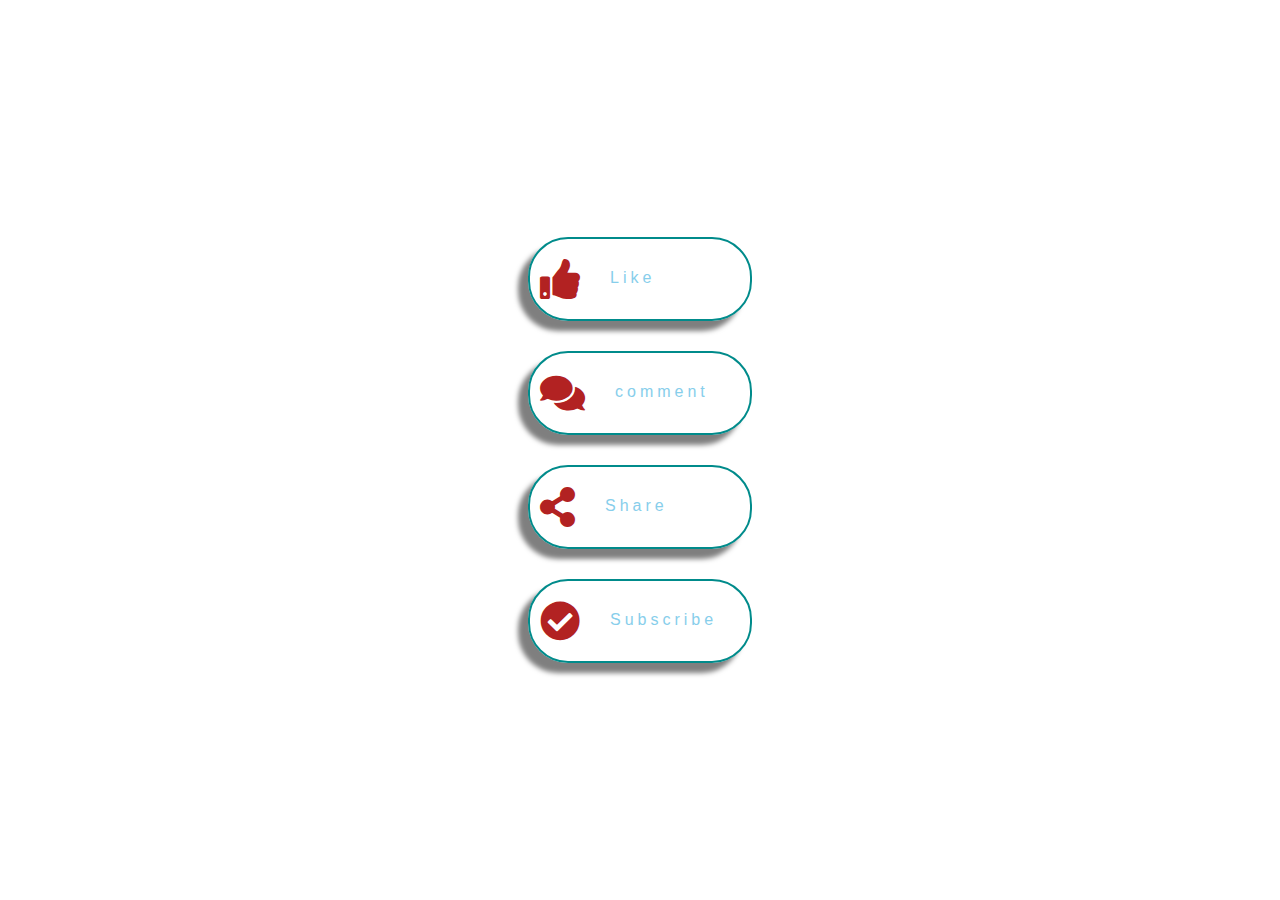
<file: 3d button/index.html>
<!DOCTYPE html>
<html lang="en">
<head>
<meta charset="UTF-8">
<meta http-equiv="X-UA-Compatible" content="IE=edge">
<meta name="viewport" content="width=device-width, initial-scale=1.0">
<link rel="stylesheet" href="style.css">
<link rel="stylesheet" href="https://cdnjs.cloudflare.com/ajax/libs/font-awesome/5.15.3/css/all.min.css">
<title>3d button </title>
</head>
<body>
    
<ul>
<li>
<a href="#"><i class="fas fa-thumbs-up"></i>
<span>Like</span>
</a>
</li>

<li>
<a href="#"><i class="fas fa-comments"></i>
<span>comment</span>
</a>
</li>

<li>
<a href="#"><i class="fas fa-share-alt"></i>
<span>Share</span>
</a>
</li>

<li>
<a href="#"><i class="fas fa-check-circle"></i>
<span>Subscribe</span>
</a>
</li>
</ul>
 
    
</body>
</html>
</file>
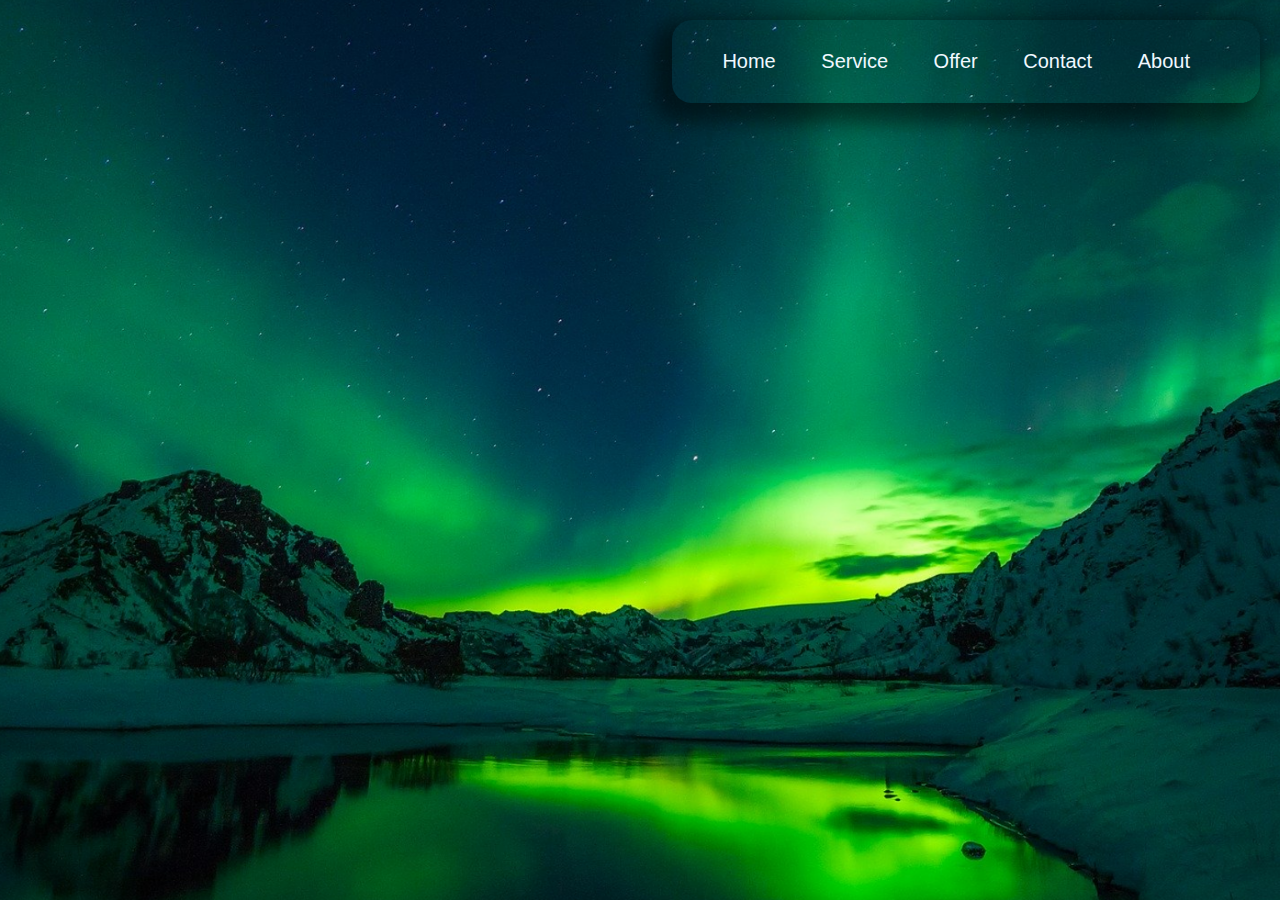
<file: 3d hover/index.html>
<!DOCTYPE html>
<html lang="en">
<head>
    <meta charset="UTF-8">
    <meta http-equiv="X-UA-Compatible" content="IE=edge">
    <meta name="viewport" content="width=device-width, initial-scale=1.0">
    <link rel="stylesheet" href="style.css">
    <link rel="stylesheet" href="https://cdnjs.cloudflare.com/ajax/libs/font-awesome/5.15.3/css/all.min.css">
    <title>Document</title>
</head>
<body>
    <ul>
        <li class="u">
            <a  href="http://">Home</a><span></span>
            <a href="http://">Service</a><span></span>
            <a href="http://">Offer</a><span></span>
            <a href="http://">Contact</a><span></span>
            <a href="http://">About</a><span></span>
        </li>
        </li>
        </li>
        </li>
        </li>
    </ul>
    
</body>
</html>
</file>
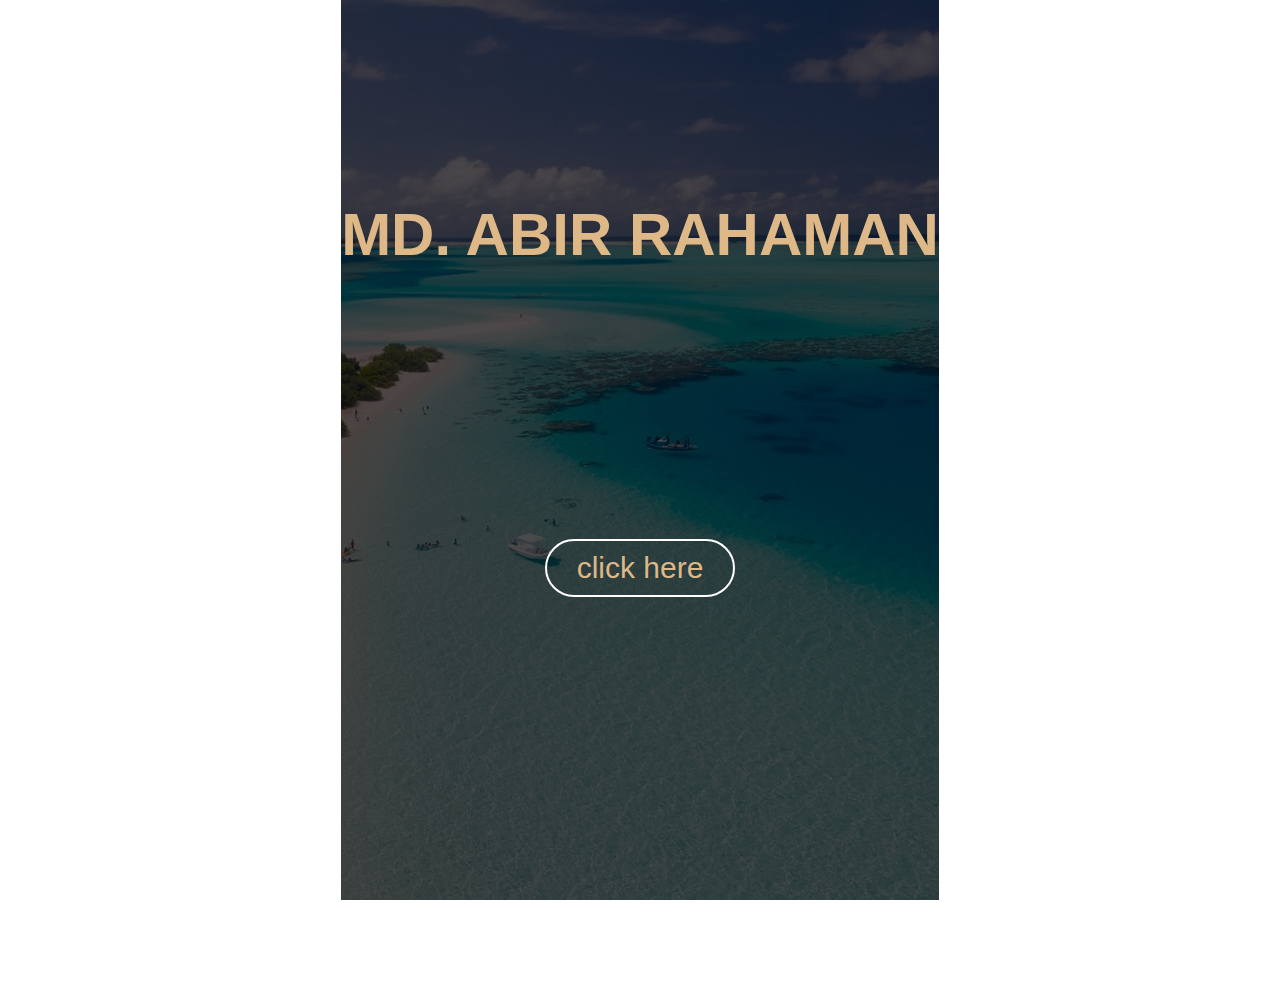
<file: animated (H1)/index.html>
<!DOCTYPE html>
<html lang="en">
<head>
    <meta charset="UTF-8">
    <meta http-equiv="X-UA-Compatible" content="IE=edge">
    <meta name="viewport" content="width=device-width, initial-scale=1.0">
    <link rel="stylesheet" href="style.css">
    <title>animation-1</title>
</head>
<body>
    <div class="a1">
        <h1> MD. ABIR RAHAMAN</h1>
        <a href="http://" class="BTN">click here</a>
    </div>
</body>
</html>
</file>
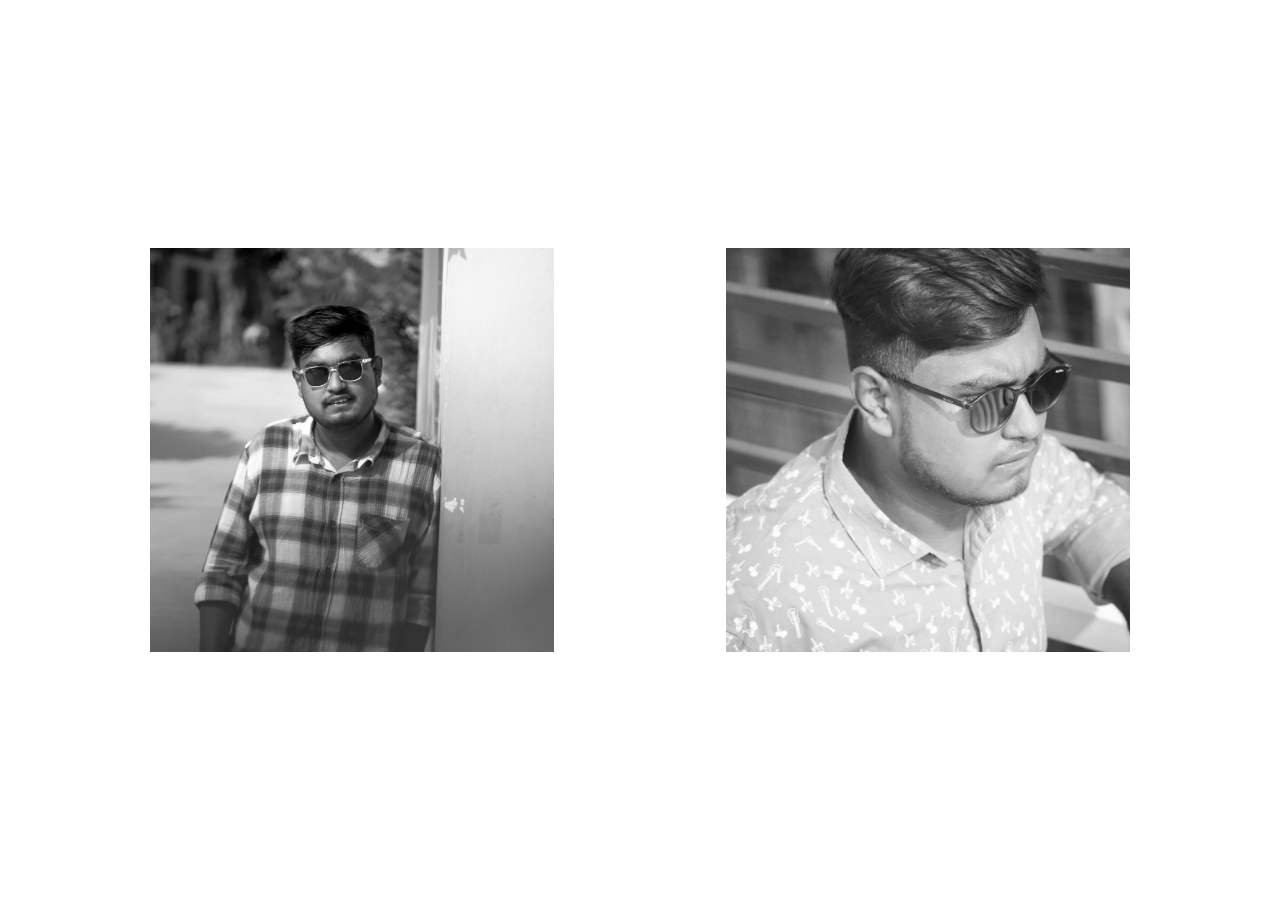
<file: black & white/index.html>
<!DOCTYPE html>
<html lang="en">
<head>
    <meta charset="UTF-8">
    <meta http-equiv="X-UA-Compatible" content="IE=edge">
    <meta name="viewport" content="width=device-width, initial-scale=1.0">
    <link rel="stylesheet" href="style.css">
    <title>Document</title>
</head>
<body>

   <div class="r">
    <img src="img/abir 1.jpg" alt="">
    <img src="img/abir 2.jpg" alt="">
</div>
</body>
</html>
</file>
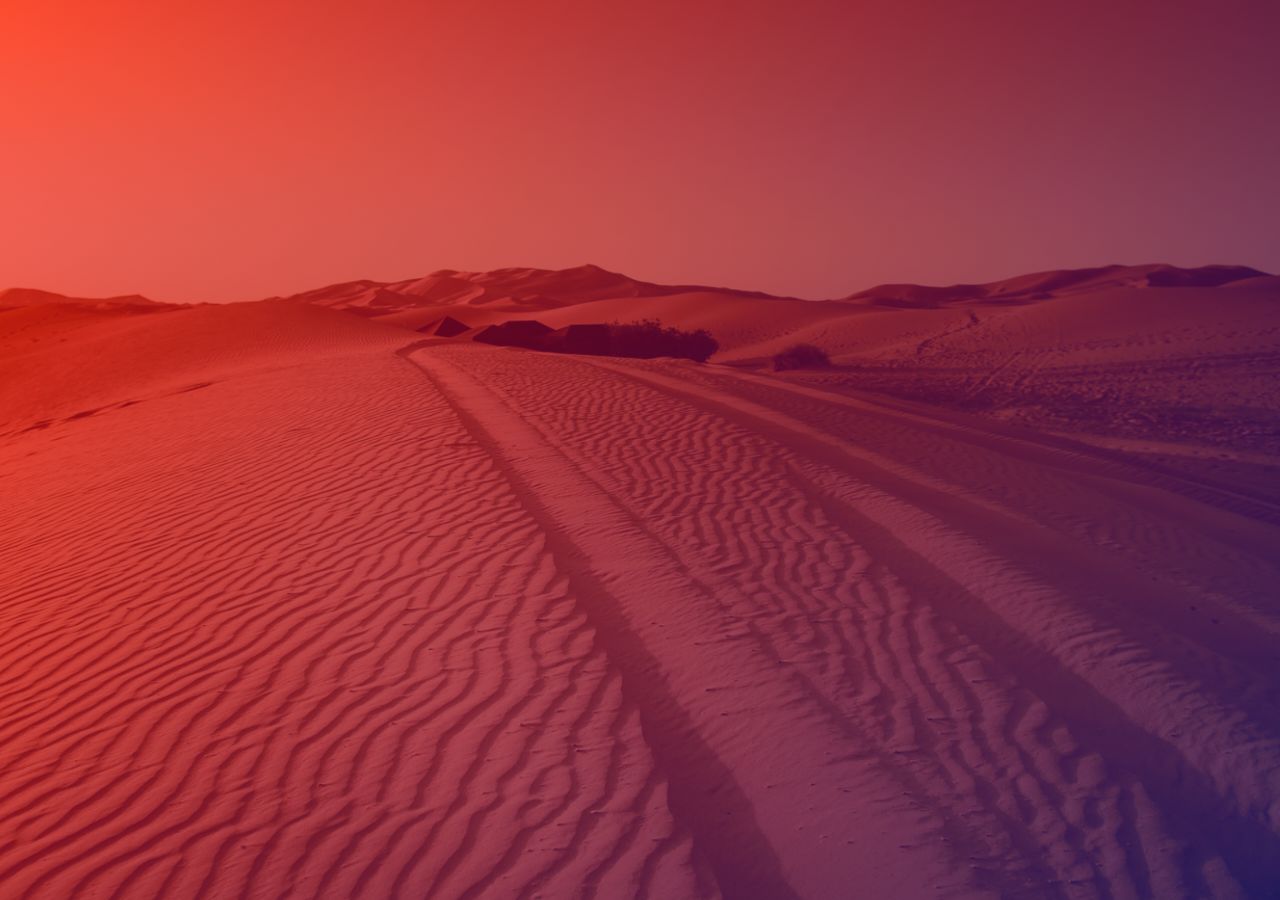
<file: color gradient/index.html>
<!DOCTYPE html>
<html lang="en">
<head>
    <meta charset="UTF-8">
    <meta http-equiv="X-UA-Compatible" content="IE=edge">
    <meta name="viewport" content="width=device-width, initial-scale=1.0">
    <link rel="stylesheet" href="style.css">

    <title>color gradient</title>
</head>
<body>
    <div class="a1">
        <div class="a2">
            
        </div>
    </div>
</body>
</html>
</file>
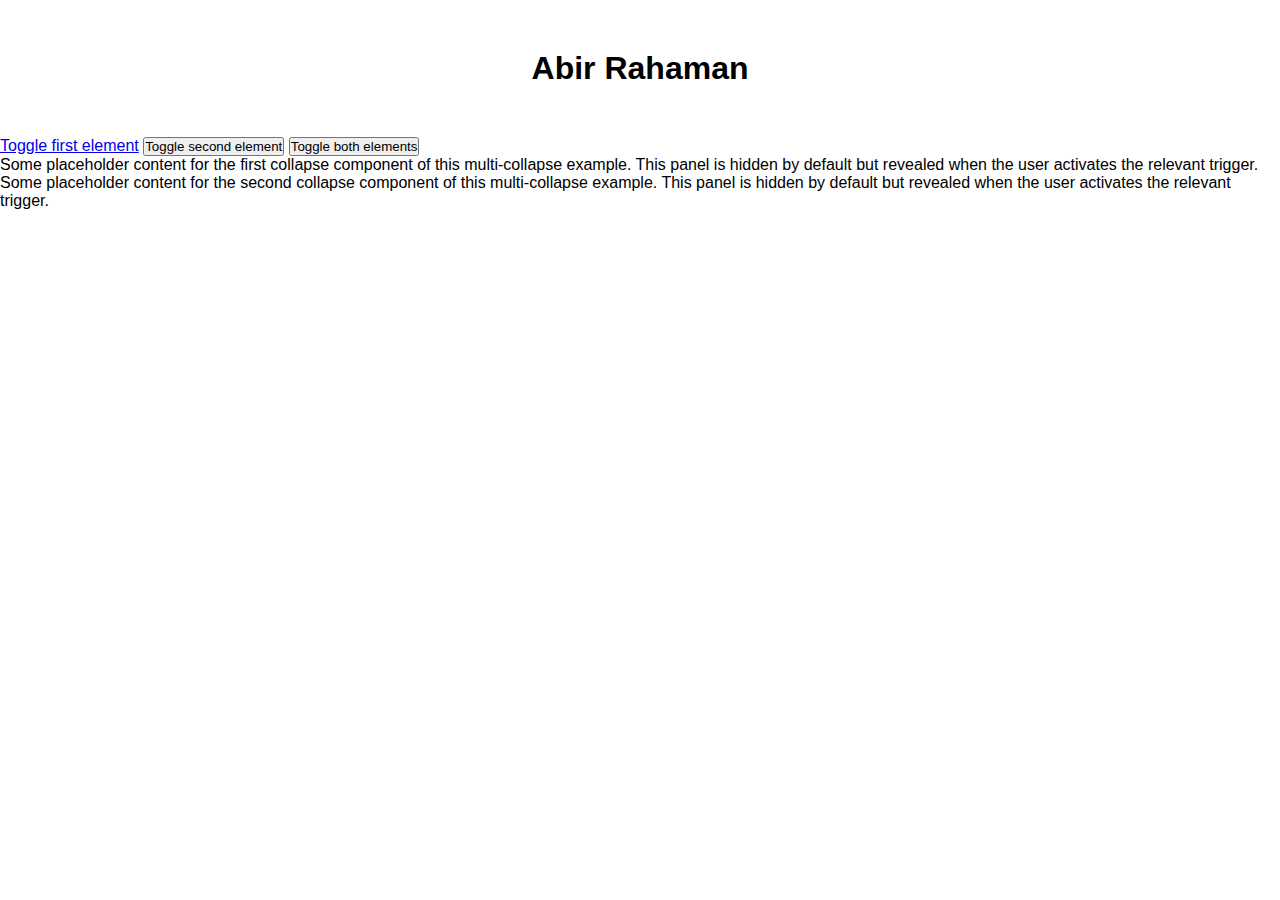
<file: css gird/index.html>
<!DOCTYPE html>
<html lang="en">
<head>
    <meta charset="UTF-8">
    <meta http-equiv="X-UA-Compatible" content="IE=edge">
    <meta name="viewport" content="width=device-width, initial-scale=1.0">
    <link rel="stylesheet" href="style.css">
   <link href="https://cdn.jsdelivr.net/npm/bootstrap@5.0.0/dist/css/bootstrap.min.css" rel="stylesheet" integrity="sha384-wEmeIV1mKuiNpC+IOBjI7aAzPcEZeedi5yW5f2yOq55WWLwNGmvvx4Um1vskeMj0" crossorigin="anonymous">
   <script src="https://cdn.jsdelivr.net/npm/bootstrap@5.0.0/dist/js/bootstrap.bundle.min.js" integrity="sha384-p34f1UUtsS3wqzfto5wAAmdvj+osOnFyQFpp4Ua3gs/ZVWx6oOypYoCJhGGScy+8" crossorigin="anonymous"></script>
    <title>Document</title>
</head>
<body>
    <h1>Abir Rahaman</h1>
<div class="container">
    <div class="row">
        <div class="cll-6">
            <p>
                <a class="btn btn-primary" data-bs-toggle="collapse" href="#multiCollapseExample1" role="button" aria-expanded="false" aria-controls="multiCollapseExample1">Toggle first element</a>
                <button class="btn btn-primary" type="button" data-bs-toggle="collapse" data-bs-target="#multiCollapseExample2" aria-expanded="false" aria-controls="multiCollapseExample2">Toggle second element</button>
                <button class="btn btn-primary" type="button" data-bs-toggle="collapse" data-bs-target=".multi-collapse" aria-expanded="false" aria-controls="multiCollapseExample1 multiCollapseExample2">Toggle both elements</button>
              </p>
              <div class="row">
                <div class="col">
                  <div class="collapse multi-collapse" id="multiCollapseExample1">
                    <div class="card card-body">
                      Some placeholder content for the first collapse component of this multi-collapse example. This panel is hidden by default but revealed when the user activates the relevant trigger.
                    </div>
                  </div>
                </div>
                <div class="col">
                  <div class="collapse multi-collapse" id="multiCollapseExample2">
                    <div class="card card-body">
                      Some placeholder content for the second collapse component of this multi-collapse example. This panel is hidden by default but revealed when the user activates the relevant trigger.
                    </div>
                  </div>
                </div>
              </div>
        </div>
        <div class="cll-6"></div>
    </div>


</div>
</body>
</html>
</file>
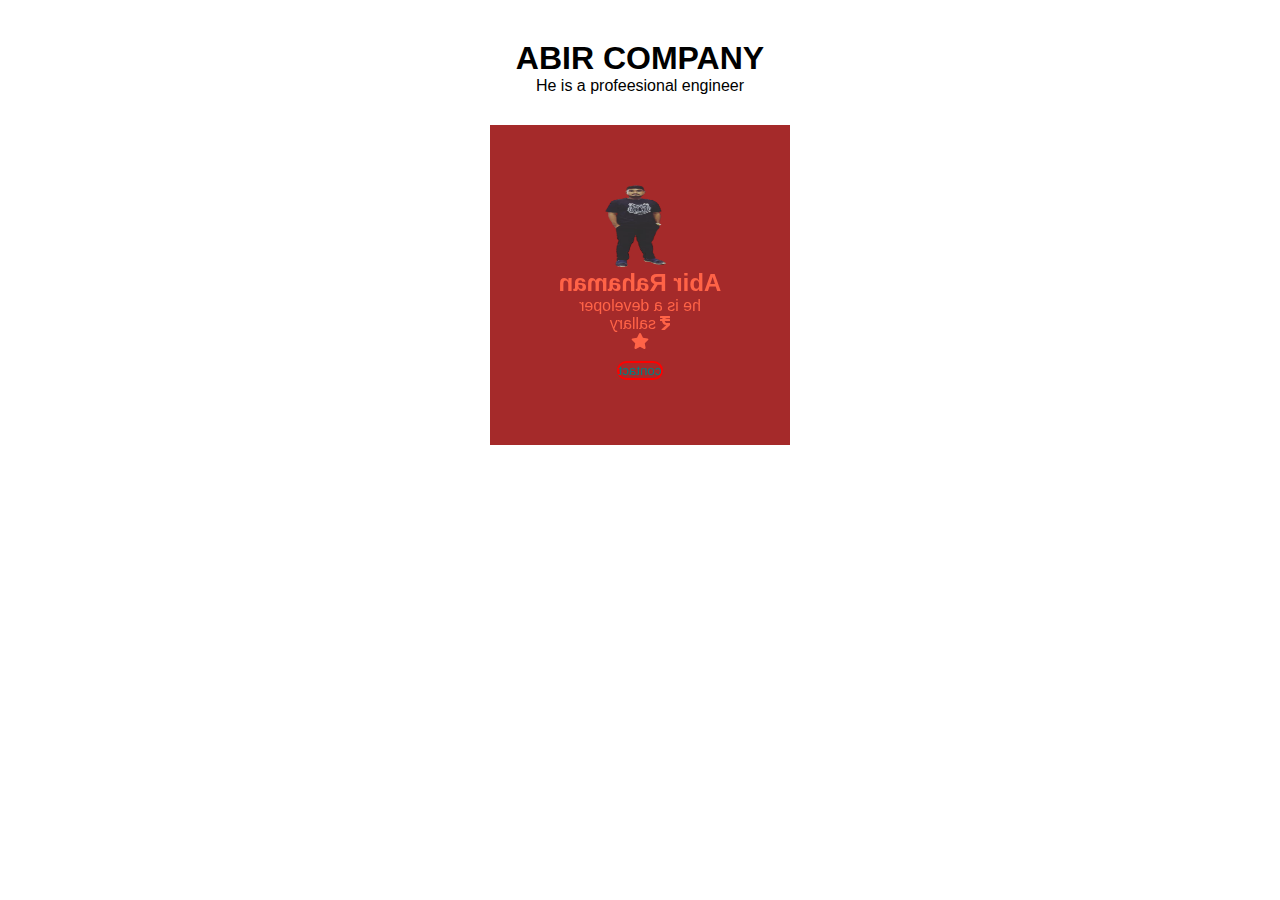
<file: flip animation/index.html>
<!DOCTYPE html>
<html lang="en">
<head>
<meta charset="UTF-8">
<meta http-equiv="X-UA-Compatible" content="IE=edge">
<meta name="viewport" content="width=device-width, initial-scale=1.0">
<link rel="stylesheet" href="style.css">
<link rel="stylesheet" href="https://cdnjs.cloudflare.com/ajax/libs/font-awesome/5.15.3/css/all.min.css">
<title>animate</title>
</head>
<body>
<div class="t">
<h1>ABIR COMPANY</h1>
<P>He is a profeesional engineer</P>


</div>
<div class="flip">
<div class="inner">
<div class="front">
<img src="img/abir.jpg" alt="">
</div>
<div class="back">
<div class="header">
<img src="img/abir-removebg-preview.png" alt="">
</div>
<div class="foot">
<h2>Abir Rahaman</h2>
<p>he is a developer</p>
<p><i class="fas fa-rupee-sign"></i> sallary</p>
<i class="fas fa-star"></i>
</div>
<button type="button">contact</button>
</div>
</div>
</div>
    
</body>
</html>
</file>
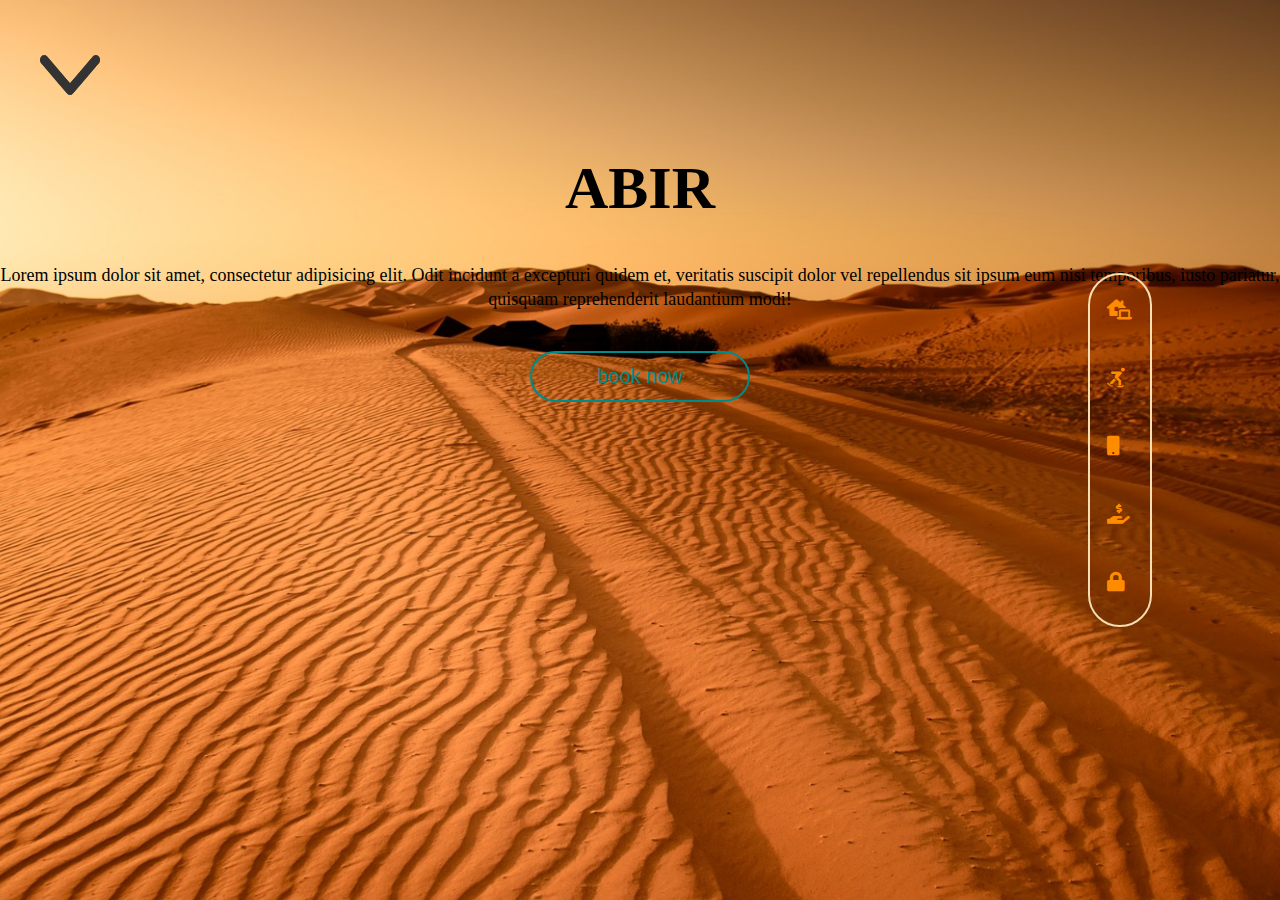
<file: hover content/index.html>
<!DOCTYPE html>
<html lang="en">
<head>
    <meta charset="UTF-8">
    <meta http-equiv="X-UA-Compatible" content="IE=edge">
    <meta name="viewport" content="width=device-width, initial-scale=1.0">
    <link rel="stylesheet" href="style.css">
   <link rel="stylesheet" href="https://cdnjs.cloudflare.com/ajax/libs/font-awesome/5.15.3/css/all.min.css">
</head>
<body>
    <div class="hero">
        <img src="img/arrow.png" alt="">
        <div class="h">
        <h1>ABIR</h1>
        <P>Lorem ipsum dolor sit amet, consectetur adipisicing elit. Odit incidunt a excepturi quidem et, veritatis suscipit dolor vel repellendus sit ipsum eum nisi temporibus, iusto pariatur, quisquam reprehenderit laudantium modi!</P>

        <button type="button">book now</button>
    </div>
    <div class="side">
       
        <div class="icon">
            <div class="text">
                our services

            </div>
            <div class="iccon">
                <i class="fas fa-laptop-house"></i>

            </div>
        </div>
        <div class="icon">
            <div class="text">
                book your one

            </div>
            <div class="iccon">
                <i class="fas fa-skating"></i>

            </div>
        </div>
        <div class="icon">
            <div class="text">
               online booking

            </div>
            <div class="iccon">
                <i class="fas fa-mobile"></i>

            </div>
        </div>
        <div class="icon">
            <div class="text">
                payment method

            </div>
            <div class="iccon">
                <i class="fas fa-hand-holding-usd"></i>

            </div>
        </div>
        <div class="icon">
            <div class="text">
               privacy sector

            </div>
            <div class="iccon">
                <i class="fas fa-lock"></i>

            </div>
        </div>
    </div>
        


    </div>

    </div>
    
        
    
</body>
</html>
</file>
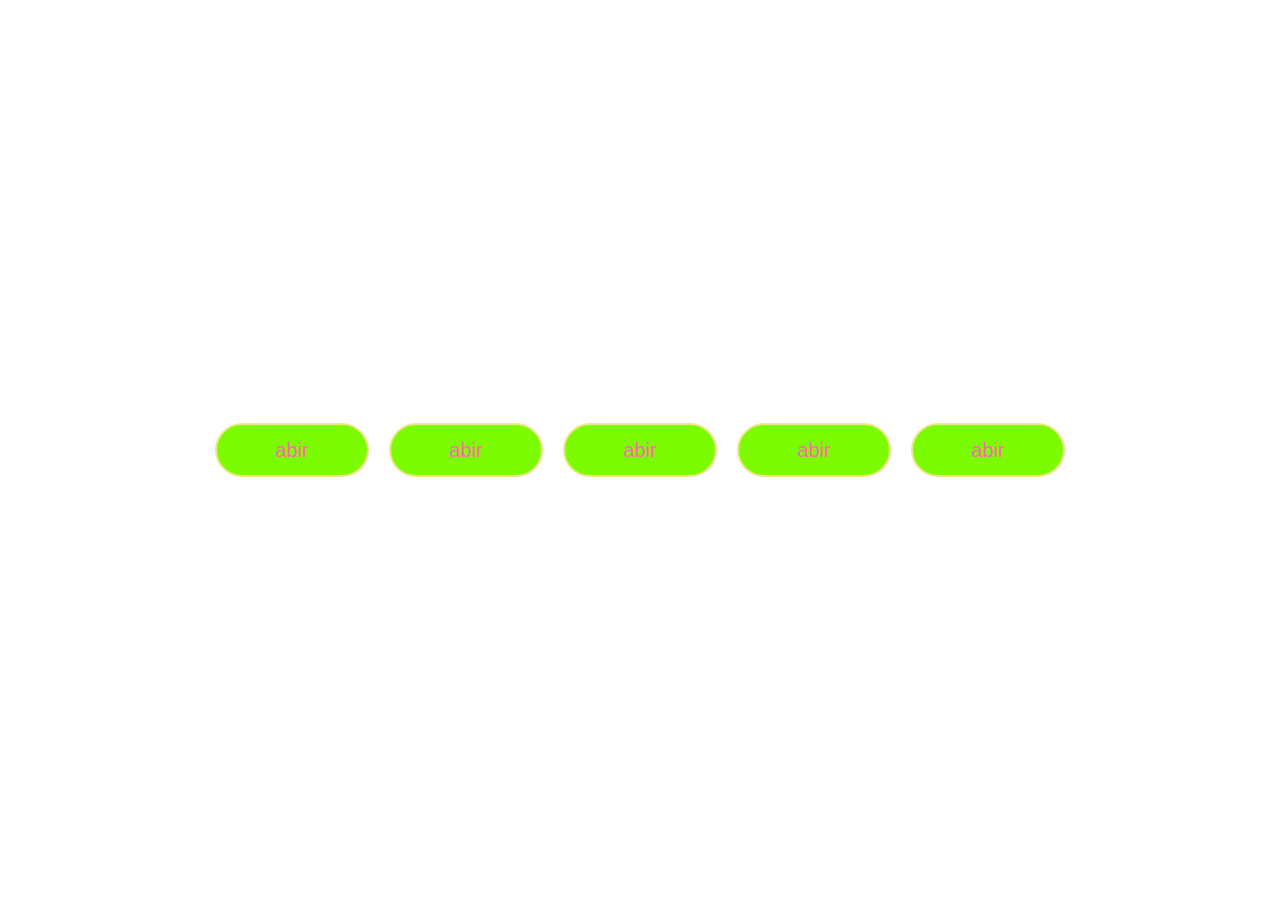
<file: hover effect!/index.html>
<!DOCTYPE html>

   
    <link rel="stylesheet" href="style.css">
    <title>hover</title>
</head>
<body>
    <div class="wrapper">
        <a  href="http://">abir <span class="a"></span></a>
        <a  href="http://">abir <span class="b"></span></a>
        <a  href="http://">abir <span class="c"></span></a>
        <a  href="http://">abir <span class="d"></span></a>
        <a  href="http://">abir <span class="e"></span></a>

    </div>
</body>
</html>
</file>
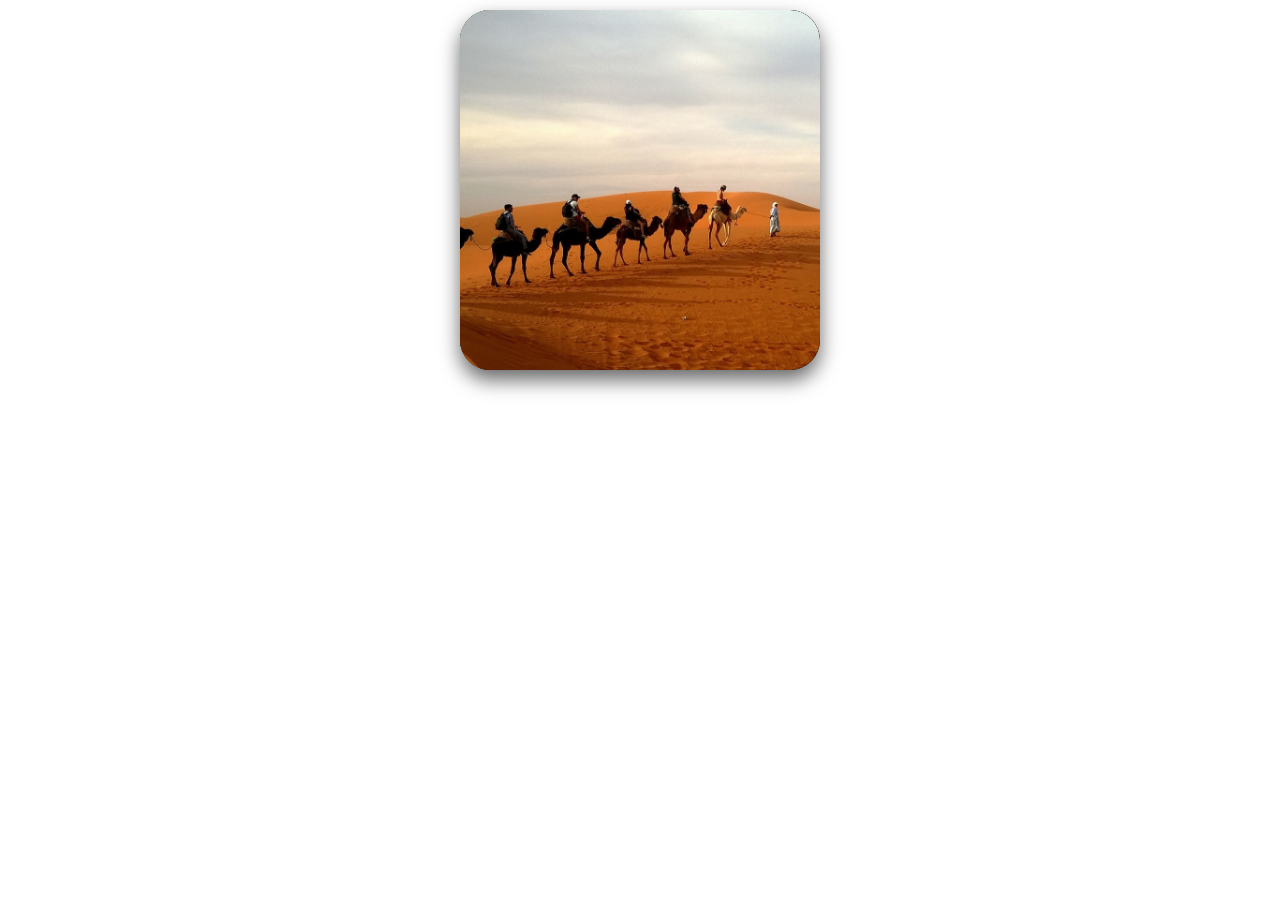
<file: part hover/index.html>
<!DOCTYPE html>
<html lang="en">
<head>
    <meta charset="UTF-8">
    <meta http-equiv="X-UA-Compatible" content="IE=edge">
    <meta name="viewport" content="width=device-width, initial-scale=1.0">
    <link rel="stylesheet" href="style.css">
    <title>Document</title>
</head>
<body>
    <div class="card">
        <span></span><span></span><span></span><span></span>
        <div class="c">
            <h2>Abir </h2>
        </div>
    </div>
    
</body>
</html>
</file>
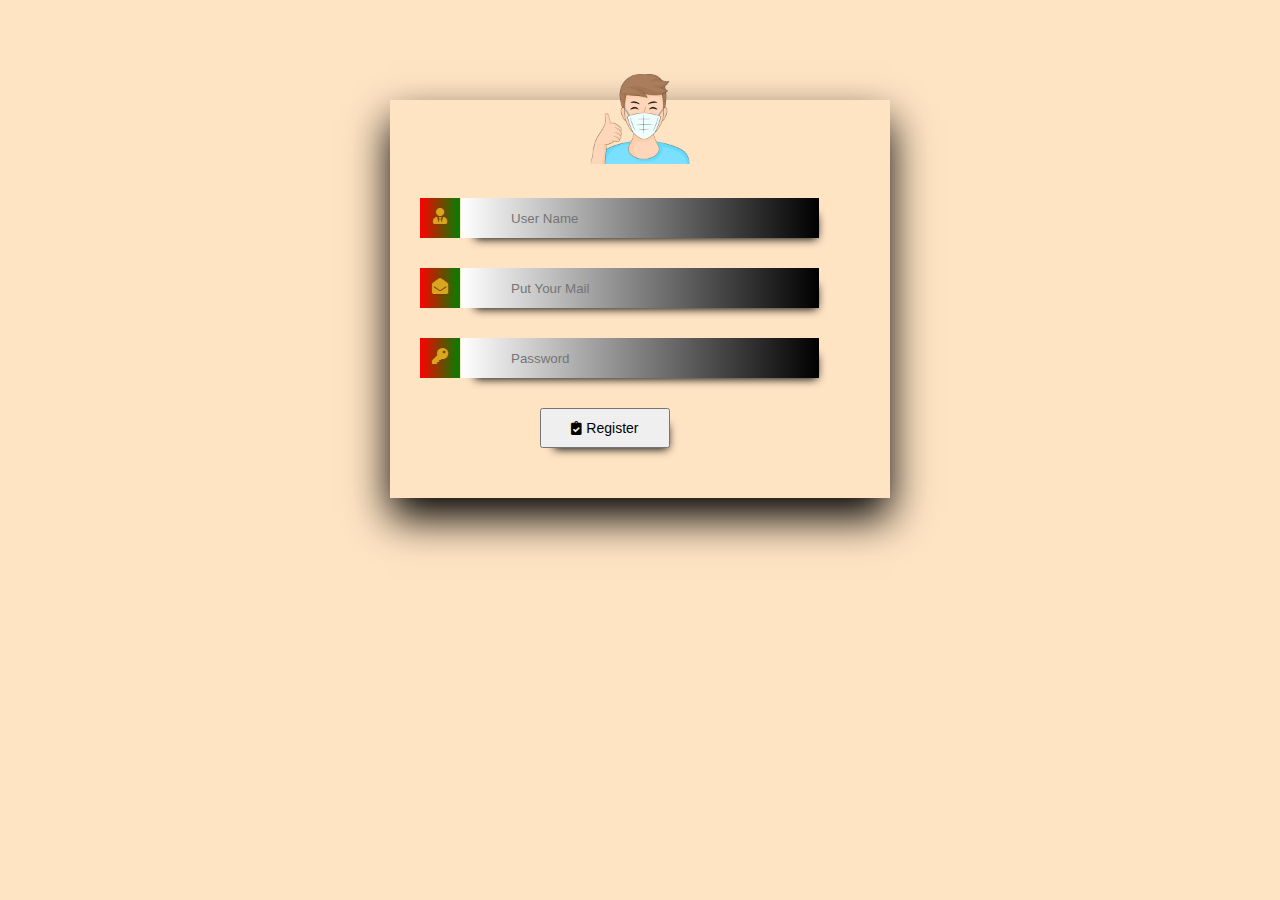
<file: pass strength/index.html>
<!DOCTYPE html>
<html lang="en">
<head>
    <meta charset="UTF-8">
    <meta http-equiv="X-UA-Compatible" content="IE=edge">
    <meta name="viewport" content="width=device-width, initial-scale=1.0">
    <link rel="stylesheet" href="style.css">
    <link rel="stylesheet" href="https://cdnjs.cloudflare.com/ajax/libs/font-awesome/5.15.3/css/all.min.css">
    <script src=""></script>
    <title>Document</title>
</head>
<body>
    
    <form action="">
        <img src="img/ppp.png" alt="">
        <div class="input"><span><i class="fas fa-user-tie"></i></span>
            <input type="text" placeholder="User Name" required>

        </div>

        <div class="input"><span><i class="fas fa-envelope-open"></i></span>
            <input type="email" placeholder="Put Your Mail" required>

        </div>

        <div class="input"><span><i class="fas fa-key"></i></span>
            <input type="password" placeholder="Password" required>

        </div>
        <button type="submit"> <i class="fas fa-clipboard-check"></i> Register</button>
        
    </form>
</body>
</html>
</file>
<file: 3d button/style.css>
*{
    padding: 0%;
    margin: 0%;

}
body{
    background: transparent;
    font-family: sans-serif;
}
ul{
    position: absolute;
    top: 50%;
    left: 50%;
    transform:translate(-50%,-50%);
    display: block;
    margin: 0%;
    padding: 0%;

}
ul li{
    list-style: none;
    margin: 30px -5px;

}
ul li a .fas{

    font-size: 40px;
    color: firebrick;
    line-height: 80px;
    transition: 0.5s;
    padding-right: 30px;

}
ul li a span{
    padding: 0;
    margin: 0;
    position:absolute;
    top: 30px;
    color: skyblue;
    letter-spacing: 4px;
    transition: 0.6s;

}
ul li a{
    text-decoration: none;
    display:block;
    width: 210px;
    height: 80px;
    background:transparent;
    text-align: left;
    padding-left: 10px;
    transform: rotate(0deg) skewX(0deg) translate(0,0);
    transition: 0.5s;
    box-shadow: -10px 10px 5px rgba(0,0,0,0.5);
    border: 2px solid darkcyan;
    border-radius: 40px;
}



ul li a :hover{
    transform: rotate(0deg) skew(5deg,5deg)
    translate(0px,0px)
}




ul li :hover{
    color: slateblue;
}
ul li :hover span{
    color: tan;
}
ul li :hover a{
    background: yellowgreen;
}
ul li :hover a ::before{
    background: saddlebrown;
}
ul li :hover a ::after{
    background: gold;
}
</file>
<file: 3d hover/style.css>
*{
    padding: 0%;
    margin: 0%;
    font-family: sans-serif;
}
body{
    background-image: url(img/bg4.png);
    height: 100vh;
    width: 100%;
    background-position: center;
    background-size: cover;
    background-attachment: fixed;
    

}
ul{
    float: right;
    padding: 10px 30px 10px 10px;
    margin: 20px;
    font-size: 20px;
    bogrder: 1px solid wheat;
    box-shadow: -10px 10px 20px 10px rgba(0, 0, 0, 0.5);
    border-radius: 20px;
    
}
    

ul, li{
    margin: 20px 20px 20px 20px;
    
    outline: none;
    list-style: none;
}
    
.ul, li ,a{
    text-decoration: none;
    margin: 20px;
    color: aliceblue;
    
    
    
    
    
    
    

    

}
</file>
<file: animated (H1)/style.css>
*{
    padding: 0%;
    margin: 0%;
    background-size: cover;
}
.a1{
    padding-top: 100px;
    background-image: linear-gradient(rgba(0,0,0,0.7),rgba(0,0,0,0.7)),url(img/background.png);
    height: 100vh;
    background-position: center;
    background-size: cover;
    background-attachment: fixed;
    align-items: center;
    display: flex;
    justify-self: center;
    flex-direction: column;
    font-size: 30px;
    font-family: sans-serif;
    color: burlywood;
}
.a1 h1{
    padding-top: 100px;
}
.BTN{
    text-decoration: none;
    padding: 10px 30px;
    color: burlywood;
    border: 2px solid white;
    border-radius: 40px;
    margin-top: 270px;
    transition: 0.5s ease;
}
.BTN:hover{
    background-color:transparent;
    color:transparent;

}

h1{
    animation: animate 2s 1;
}
@keyframes animate{
    0%{
        transform: scale(0);
    }
    100%{
        transform: scale(1);
    }

}
</file>
<file: black & white/style.css>
*{
    padding: 0%;
    margin: 0%;
    font-family: sans-serif;
}
img{
    width: 35%;
    cursor: pointer;
    transition: 3s;
    filter: grayscale(100%);

}
.r{
    display: flex;
    justify-content: space-around;
    align-items: center;
    height: 100vh;
    width: 90%;
    margin: auto;
}
img:hover{
    filter: grayscale(0%);
}
</file>
<file: color gradient/style.css>
*{
    padding: 0%;
    margin: 0;
}

.a1{
    height: 100vh;
    width: 100%;
    background-image: url(img/background.png);
    background-position: center;
    background-size: cover;
    background-attachment: fixed;

}
.a2{
    height: 100%;
    width: 100%;

 
    background: linear-gradient(135deg, rgba(0,0,0,0.4)0%,rgba(0,0,0,0.4)25%,rgba(0,23,149,0.6)50%,rgba(255,0,0,0.6)75%,rgba(0,23,149,0.6)100%);
    position: absolute;
    top: 0%;
    left: 0%;
    background-repeat: no-repeat;
    background-size: 400% 400%;
    transition: 2s;
}
.a1:hover .a2{
    background-position:100% 100%;
}
</file>
<file: css gird/style.css>
*{
    padding: 0%;
    margin: 0%;
    font-family: sans-serif;
}
h1{
    text-align: center;
    margin: 50px 0 !important;

}
</file>
<file: flip animation/style.css>
*{
    padding: 0%;
    margin: 0%;
    font-family: sans-serif;
}
.t{
    text-align: center;
    margin: 40px auto 30px;
}
.flip{
    width: 300px;
    height: 450px;
    margin: auto;
}
.flip img{
    height: 320px;
    width: 300px;
}
.back{
    background-color: brown;
    color: tomato;
    text-align: center;
    transform: rotateY(180deg);
}
.back .header{
    height: 45%;
    text-align: center;
    backface-visibility: hidden;


}
.back .header img{
    width:  90%;
    margin-top: 20px;
    height: 100%;
}

.inner{
    position: relative;
    height: 71%;
    transition: transform 0.6s;
    transform-style: preserve-3d;
}
.back, .front{
    position: absolute;
    width: 100%;
    height: 100%;

}
.front{
    height: 100%;
    width: 100%;
}
.flip:hover .inner{
    transform: rotateY(180deg);
} 
button{
   margin-top: 10px;
   border: 2px solid red;
   border-radius: 30px;
   color:teal ;
   background-color: brown
}
</file>
<file: hover content/style.css>
*{
    padding: 0;
    margin: 0;
}
.hero{
    background: url(img/background.png);
    height: 100vh;
    width: 100%;
    background-position: center;
    background-size: cover;
    position: relative;
    background-attachment: fixed;
    
}
.hero img{
    height: 70px;
    width: 60px;
    padding: 40px;
}
.h{
    text-align: center;
}
.h h1{
    font-size: 60px;
    text-align: center;
    margin-bottom: 40px;
    
}

.h p{
    font-size: 18px;
    line-height: 24px;
    margin-bottom: 40px;
}
.h button{
    width: 220px;
    padding: 12px 0;
    color: darkcyan;
    font-size: 20px;
    border: darkcyan solid 2px;
    border-radius: 40px;
    background: transparent;
    cursor: pointer;

}
.side{
    height: 350px;
    width: 60px;
    background:transparent;
    border: 2px solid wheat;
    border-radius: 40px;
    position: absolute;
    top: 50%;
    right: 10%;
    transform: translateY(-50%);
    align-items: center;
    
}
.icon{
    width: 40px;
    height: 68px;
    display: flex;
    justify-content: flex-end;
    margin: px auto;
    align-items: center;
    
}
.text{
    min-width: 0px;
    height: 100%;
    background: goldenrod;
    margin-right: 25px;
    line-height: 0px;
    color: cornsilk;
    display: flex;
    align-items: center;
    justify-content: center;
    border-radius: 5px 0 0 5px;
    overflow: hidden;
    transition: 0.5s;
}
.iccon{
    min-width: 20px;
    height: 35%;
    border-radius: 40px;
    cursor: pointer;
    padding: 1px 6px 17px 5px;
    margin: 4px -3px 13px 8px;
}
.iccon .fas{
    font-size: 20px;
    color: darkorange;
    line-height: 50px;
}
.icon:hover .iccon{
    background: goldenrod;
    line-height: 50px;
}
.icon:hover .icon .fas{
    color: rgb(179, 164, 36);
    line-height: 50px;

}
.icon:hover .text{
    min-width: 130px;
}
</file>
<file: hover effect!/style.css>
*{
    padding: 0;
    margin: 0;
}


.wrapper{
    display: inline-flex;
    color: aliceblue;
    transform: translate(-50%,-50%);
    position: absolute;
    left: 50%;
    top: 50%;
   
   
}
.wrapper a{
    width: 150px;
    height: 50px;
    text-decoration: none;
    font-size: 20px;
    color:hotpink;
   
    border: 2px solid khaki;
    border-radius: 40px;
    text-align: center;
    line-height: 50px;
    margin: 30px;
    font-family: sans-serif;
    position: relative;
    margin: 10px;
    background-color: lawngreen;


}
.wrapper a span{
    
    position: absolute;
    width: 220px;
    height: 70px;
    left: 0;
    top: 0;
    z-index: -1;
    transition: 0.8s  ease-out;
}
.wfrapper a:hover{
    color: royalblue;
    transition: 7s;
}
.a{
    width: 220px;
    height: 70px;
    color: transparent;
}
.a.wrrapper a:hover .a{
    width: 220px;
    transition: 0.8s;




}
</file>
<file: part hover/style.css>
*{
    padding: 0%;
    margin: 0%;
    font-family: sans-serif;
}
.card{
    width: 360px;
    height: 360px;
    background: black;
    box-shadow: 0px 10px 20px rgba(0,0,0,0.6 );
    margin: 10px auto;
    position: relative;
    border-radius: 30px;
    overflow: hidden;

}

.card span{
    height: 100%;
    left: 0;
    background: url(img/pic-1.png);
    border-radius: 30px;
    position: absolute;
    transition: 1s;
}
.card span:nth-child(1){
    z-index: 10;
    width: 25%;
    transition-delay: 0.1s;

}

.card span:nth-child(2){
    z-index: 9;
    width: 50%;
    transition-delay: 0.4s;

}

.card span:nth-child(3){
    z-index: 8;
    width: 75%;
    transition-delay: 0.6s;

}

.card span:nth-child(4){
    z-index: 7;
    width: 100%;
    transition-delay: 0.8s;

}
.card:hover span{
    transform: translateY(-100%);
    transition: 0.7s;
}



.card:hover span:nth-child(1){
    transition-delay: 0.3s;
}

.card:hover span:nth-child(2){
    transition-delay: 0.2s;
}

.card:hover span:nnth-child(3){
    transition-delay: 0.1s;
}

.card:hover span:nth-child(4){
    transition-delay: 00s;
}

.c{
    color: blanchedalmond;
    text-align: center;padding: 80px 20px;
    transform: translateY(100%);
    transition: 0.7s;

}
.c:hover{
    transform: translateY(0%);
    
}
</file>
<file: pass strength/style.css>
*{
    padding: 0%;
    margin: 0%;
    font-family: sans-serif;

}
body{
    background-color: bisque;
    
}
form{
    width: 500px;
    margin: 100px auto;
    padding: 50px 0;
    text-align: center;
    box-shadow: 0 20px 40px rgb(0,0,0);
}

.input{
    margin: 30px auto;
    width: 88%;
    position: relative;
    

}
.input input{
    width: 70%;
    height: 40px;
    border: none;
    background: linear-gradient(to right, white, black);
    padding-left: 50px;
    box-shadow: 6px 9px 10px -8px rgb(0,0,0);

}
span{
    position: absolute;
    height: 40px;
    width: 40px;
    left:0;
    top: 0;
    background: linear-gradient(to right, red,green);

}

span .fas{
    padding:10px;
    color: goldenrod;
}
button{
   margin-top: 10px;
   width: 130px;
   height: 40px;
   display: block;
   color: linear-gradient(to right, white, black);
   border: 2px solid linear-gradient(to right, red,green);
   font-size: 14px;
   outline: none;
   background-color:linear-gradient(to right, red,green); 
   box-shadow: 6px 9px 10px -8px rgb(0,0,0);
   cursor: pointer;
   margin-left: 30%;
   
   transition: 0.6s;



}

form img{
    width: 100px;
    margin-top: -100px;
}
</file>
